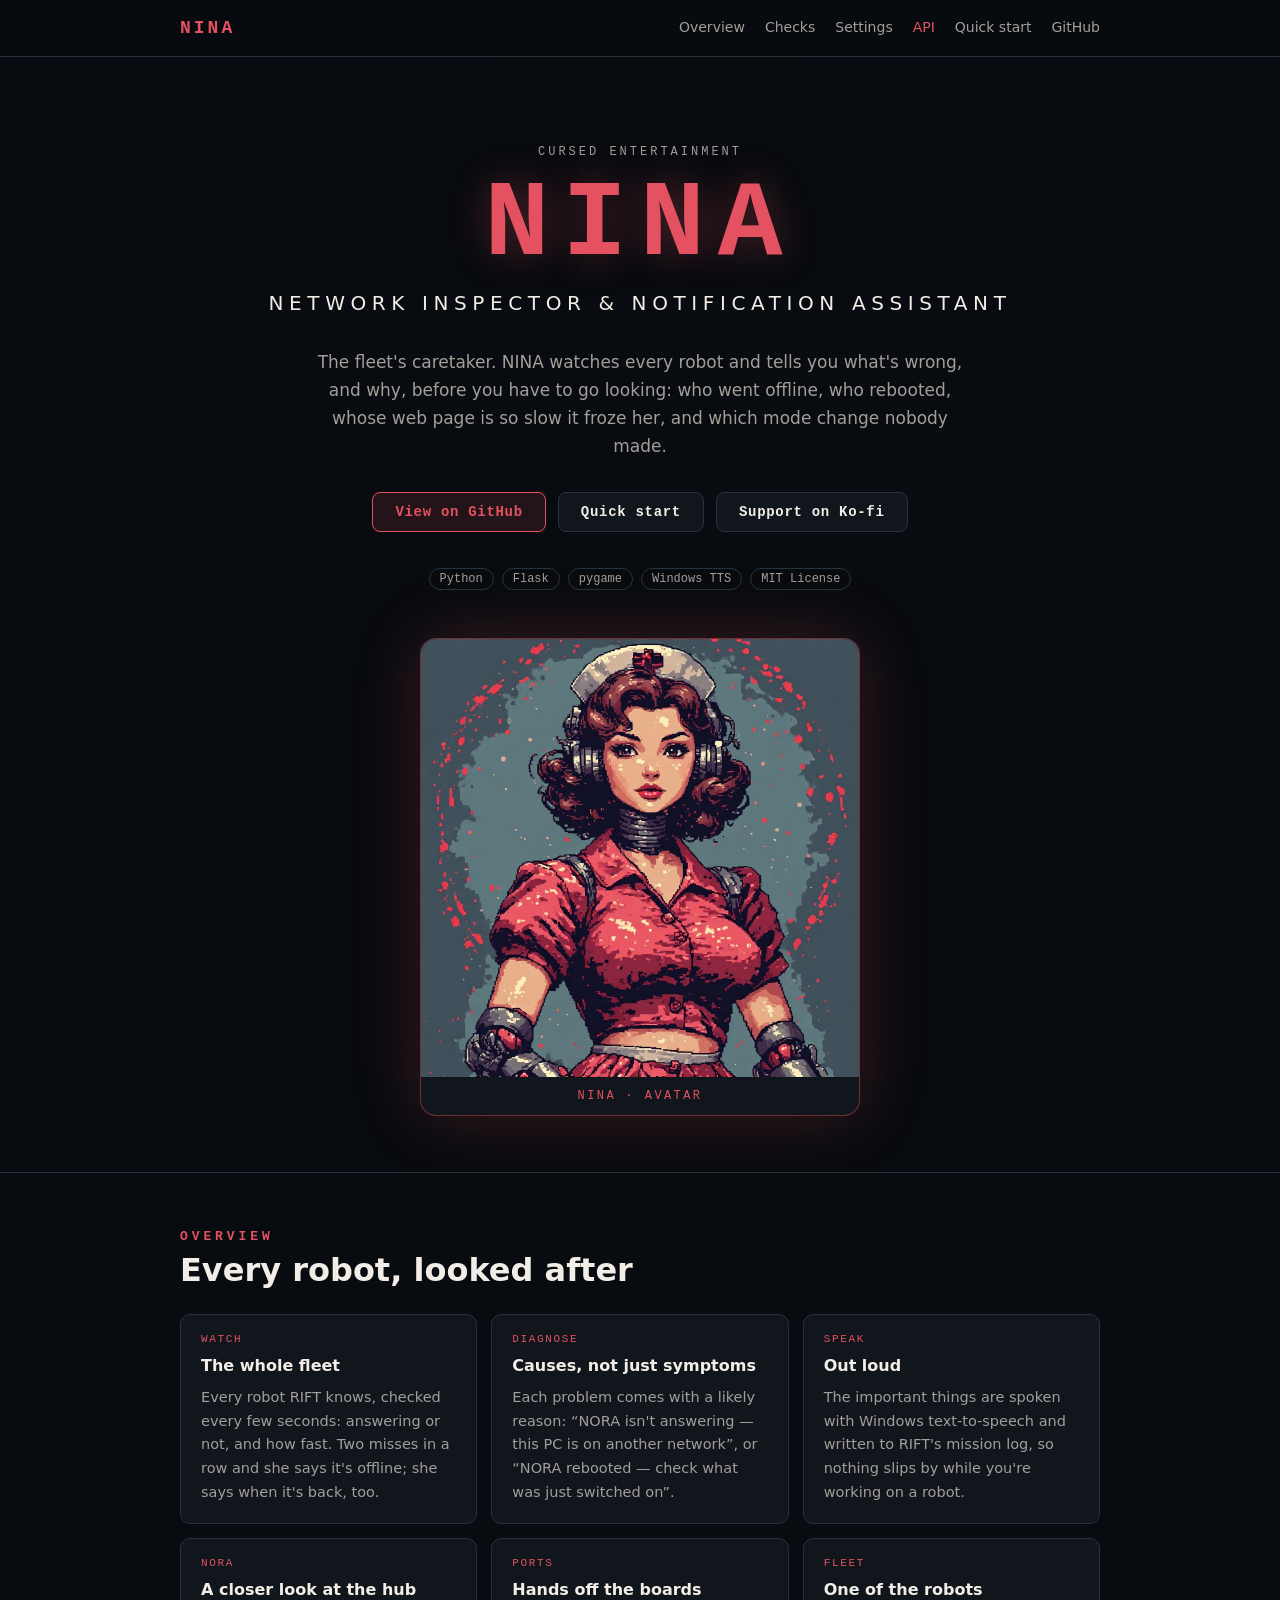
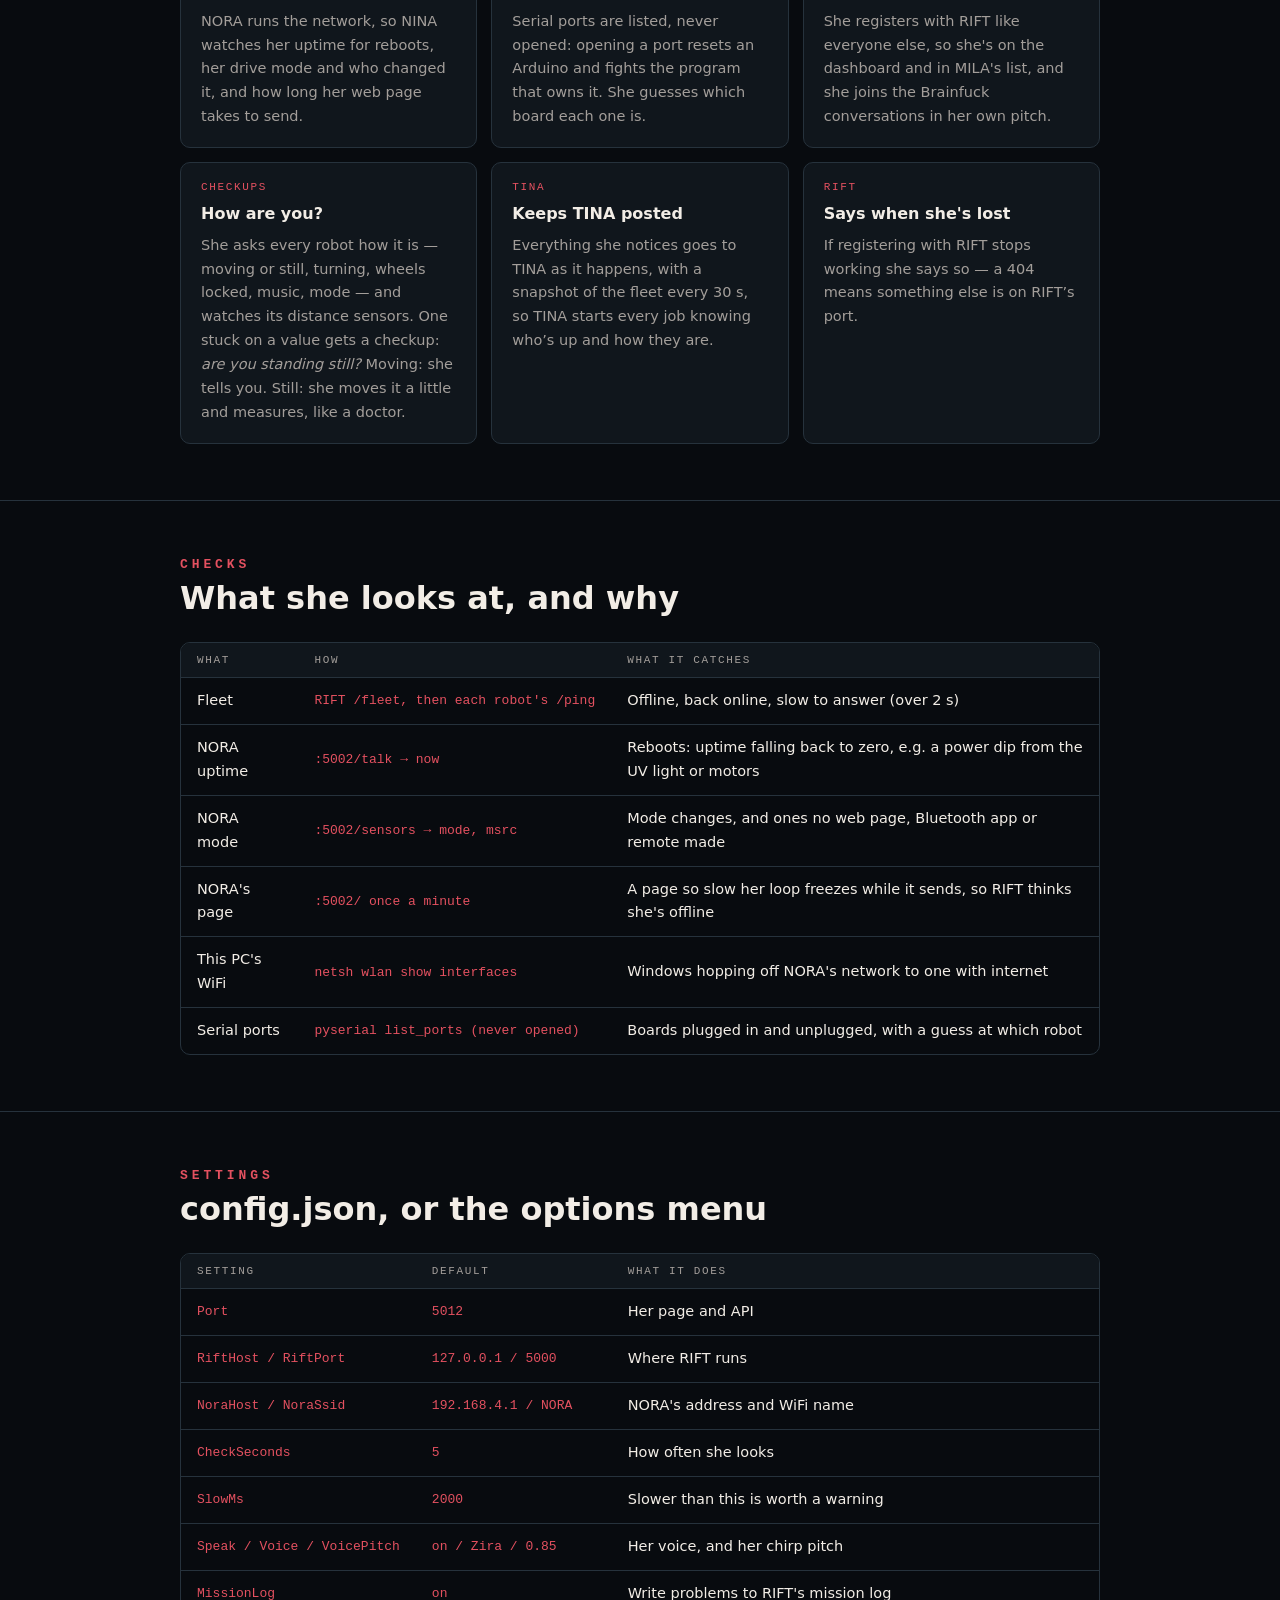
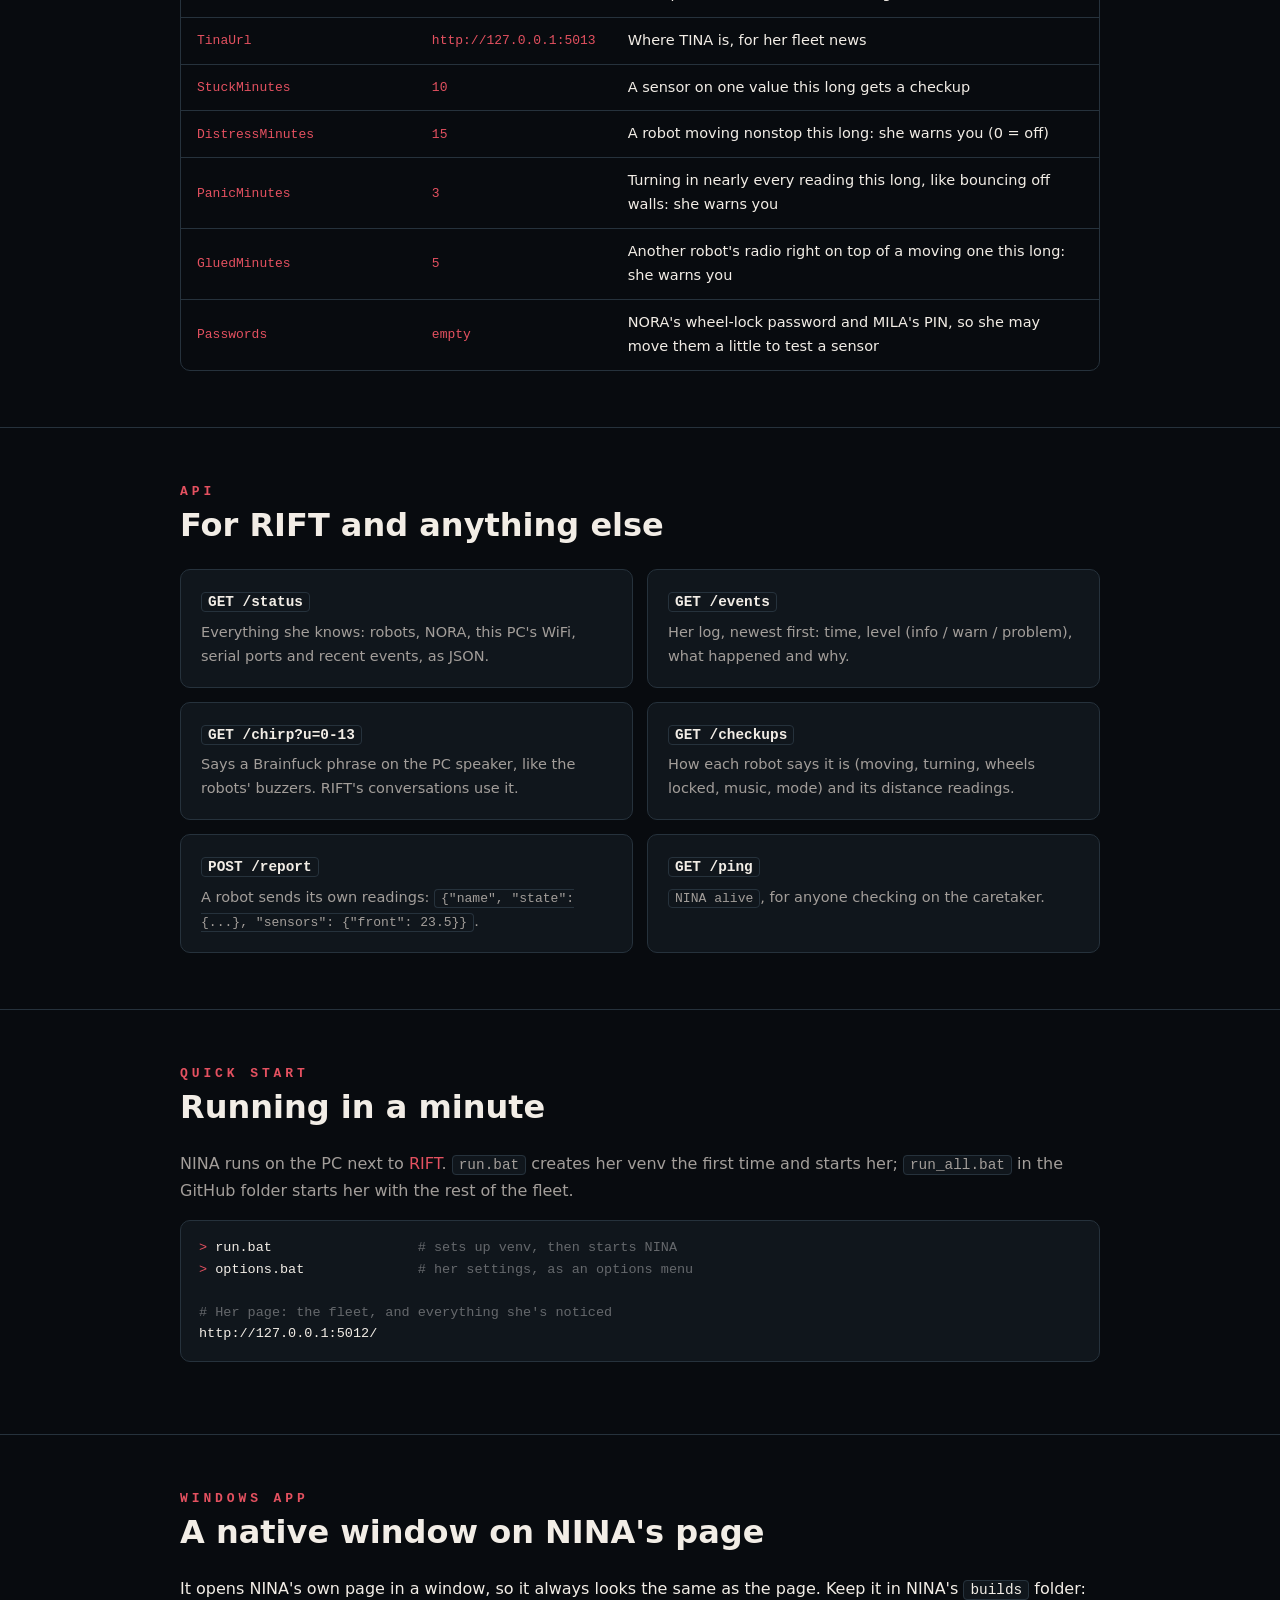
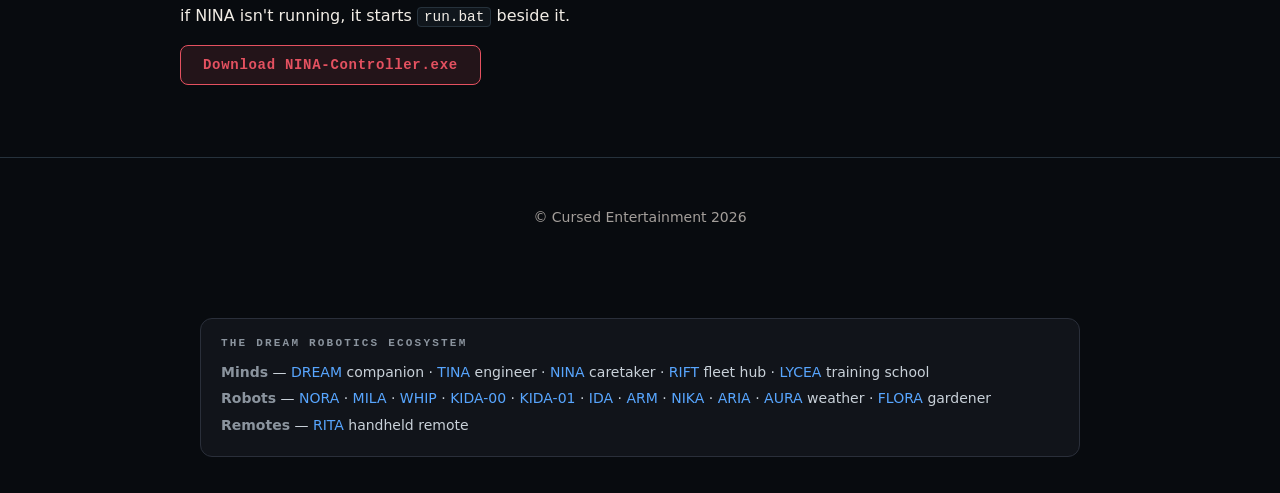
<file: index.html>
<!DOCTYPE html>
<html lang="en">
<head>
<meta charset="utf-8">
<meta name="viewport" content="width=device-width, initial-scale=1">
<title>NINA — Network Inspector &amp; Notification Assistant</title>
<meta name="description" content="NINA is the DREAM Robotics fleet's caretaker: she watches every robot, says what's wrong and why, and writes it to RIFT's mission log.">
<meta name="color-scheme" content="dark">
<meta property="og:title" content="NINA — Network Inspector &amp; Notification Assistant">
<meta property="og:description" content="The fleet's caretaker: health checks, reboot and mode-change detection, spoken alerts.">
<meta property="og:type" content="website">
<meta property="og:image" content="images/nina_avatar.jpg">
<link rel="icon" href="site/favicon.ico" sizes="any">
<link rel="apple-touch-icon" href="site/apple-touch-icon.png">
<link rel="stylesheet" href="site/style.css">
<script src="site/site.js" defer></script>
</head>
<body>

<nav aria-label="Primary">
  <div class="wrap">
    <a class="brand" href="#top">NINA</a>
    <ul>
      <li><a href="#overview">Overview</a></li>
      <li><a href="#checks">Checks</a></li>
      <li><a href="#settings">Settings</a></li>
      <li><a href="#api">API</a></li>
      <li><a href="#quickstart">Quick start</a></li>
      <li><a href="https://github.com/CursedPrograms/NINA">GitHub</a></li>
    </ul>
  </div>
</nav>

<header class="hero" id="top">
  <div class="wrap">
    <div class="eyebrow">Cursed Entertainment</div>
    <h1>NINA</h1>
    <p class="tagline">Network Inspector &amp; Notification Assistant</p>
    <p class="lede">The fleet's caretaker. NINA watches every robot and tells you what's wrong, and why, before you have to go looking: who went offline, who rebooted, whose web page is so slow it froze her, and which mode change nobody made.</p>
    <div class="cta">
      <a class="btn primary" href="https://github.com/CursedPrograms/NINA">View on GitHub</a>
      <a class="btn" href="#quickstart">Quick start</a>
      <a class="btn" href="https://ko-fi.com/cursedentertainment">Support on Ko-fi</a>
    </div>
    <div class="tags" aria-label="Technologies">
      <span class="tag">Python</span>
      <span class="tag">Flask</span>
      <span class="tag">pygame</span>
      <span class="tag">Windows TTS</span>
      <span class="tag">MIT License</span>
    </div>

    <figure class="avatar">
      <img src="images/nina_avatar.jpg" alt="NINA's avatar: a retro nurse in a crimson dress with headphones and a red-cross cap" width="768" height="768">
      <figcaption>NINA &middot; avatar</figcaption>
    </figure>
  </div>
</header>

<main>
<section id="overview">
  <div class="wrap">
    <h2>Overview</h2>
    <h3 class="title">Every robot, looked after</h3>
    <div class="grid cols-3">
      <div class="card">
        <span class="k">Watch</span>
        <h4>The whole fleet</h4>
        <p>Every robot RIFT knows, checked every few seconds: answering or not, and how fast. Two misses in a row and she says it's offline; she says when it's back, too.</p>
      </div>
      <div class="card">
        <span class="k">Diagnose</span>
        <h4>Causes, not just symptoms</h4>
        <p>Each problem comes with a likely reason: &ldquo;NORA isn't answering &mdash; this PC is on another network&rdquo;, or &ldquo;NORA rebooted &mdash; check what was just switched on&rdquo;.</p>
      </div>
      <div class="card">
        <span class="k">Speak</span>
        <h4>Out loud</h4>
        <p>The important things are spoken with Windows text-to-speech and written to RIFT's mission log, so nothing slips by while you're working on a robot.</p>
      </div>
      <div class="card">
        <span class="k">NORA</span>
        <h4>A closer look at the hub</h4>
        <p>NORA runs the network, so NINA watches her uptime for reboots, her drive mode and who changed it, and how long her web page takes to send.</p>
      </div>
      <div class="card">
        <span class="k">Ports</span>
        <h4>Hands off the boards</h4>
        <p>Serial ports are listed, never opened: opening a port resets an Arduino and fights the program that owns it. She guesses which board each one is.</p>
      </div>
      <div class="card">
        <span class="k">Fleet</span>
        <h4>One of the robots</h4>
        <p>She registers with RIFT like everyone else, so she's on the dashboard and in MILA's list, and she joins the Brainfuck conversations in her own pitch.</p>
      </div>
      <div class="card">
        <span class="k">Checkups</span>
        <h4>How are you?</h4>
        <p>She asks every robot how it is &mdash; moving or still, turning, wheels locked, music, mode &mdash; and watches its distance sensors. One stuck on a value gets a checkup: <em>are you standing still?</em> Moving: she tells you. Still: she moves it a little and measures, like a doctor.</p>
      </div>
      <div class="card">
        <span class="k">TINA</span>
        <h4>Keeps TINA posted</h4>
        <p>Everything she notices goes to TINA as it happens, with a snapshot of the fleet every 30&nbsp;s, so TINA starts every job knowing who&rsquo;s up and how they are.</p>
      </div>
      <div class="card">
        <span class="k">RIFT</span>
        <h4>Says when she's lost</h4>
        <p>If registering with RIFT stops working she says so &mdash; a 404 means something else is on RIFT&rsquo;s port.</p>
      </div>
    </div>
  </div>
</section>

<section id="checks">
  <div class="wrap">
    <h2>Checks</h2>
    <h3 class="title">What she looks at, and why</h3>
    <div class="table-wrap">
      <table>
        <thead><tr><th>What</th><th>How</th><th>What it catches</th></tr></thead>
        <tbody>
          <tr><td>Fleet</td><td class="mono">RIFT /fleet, then each robot's /ping</td><td>Offline, back online, slow to answer (over 2&nbsp;s)</td></tr>
          <tr><td>NORA uptime</td><td class="mono">:5002/talk &rarr; now</td><td>Reboots: uptime falling back to zero, e.g. a power dip from the UV light or motors</td></tr>
          <tr><td>NORA mode</td><td class="mono">:5002/sensors &rarr; mode, msrc</td><td>Mode changes, and ones no web page, Bluetooth app or remote made</td></tr>
          <tr><td>NORA's page</td><td class="mono">:5002/ once a minute</td><td>A page so slow her loop freezes while it sends, so RIFT thinks she's offline</td></tr>
          <tr><td>This PC's WiFi</td><td class="mono">netsh wlan show interfaces</td><td>Windows hopping off NORA's network to one with internet</td></tr>
          <tr><td>Serial ports</td><td class="mono">pyserial list_ports (never opened)</td><td>Boards plugged in and unplugged, with a guess at which robot</td></tr>
        </tbody>
      </table>
    </div>
  </div>
</section>

<section id="settings">
  <div class="wrap">
    <h2>Settings</h2>
    <h3 class="title">config.json, or the options menu</h3>
    <div class="table-wrap">
      <table>
        <thead><tr><th>Setting</th><th>Default</th><th>What it does</th></tr></thead>
        <tbody>
          <tr><td class="mono">Port</td><td class="mono">5012</td><td>Her page and API</td></tr>
          <tr><td class="mono">RiftHost / RiftPort</td><td class="mono">127.0.0.1 / 5000</td><td>Where RIFT runs</td></tr>
          <tr><td class="mono">NoraHost / NoraSsid</td><td class="mono">192.168.4.1 / NORA</td><td>NORA's address and WiFi name</td></tr>
          <tr><td class="mono">CheckSeconds</td><td class="mono">5</td><td>How often she looks</td></tr>
          <tr><td class="mono">SlowMs</td><td class="mono">2000</td><td>Slower than this is worth a warning</td></tr>
          <tr><td class="mono">Speak / Voice / VoicePitch</td><td class="mono">on / Zira / 0.85</td><td>Her voice, and her chirp pitch</td></tr>
          <tr><td class="mono">MissionLog</td><td class="mono">on</td><td>Write problems to RIFT's mission log</td></tr>
          <tr><td class="mono">TinaUrl</td><td class="mono">http://127.0.0.1:5013</td><td>Where TINA is, for her fleet news</td></tr>
          <tr><td class="mono">StuckMinutes</td><td class="mono">10</td><td>A sensor on one value this long gets a checkup</td></tr>
          <tr><td class="mono">DistressMinutes</td><td class="mono">15</td><td>A robot moving nonstop this long: she warns you (0 = off)</td></tr>
          <tr><td class="mono">PanicMinutes</td><td class="mono">3</td><td>Turning in nearly every reading this long, like bouncing off walls: she warns you</td></tr>
          <tr><td class="mono">GluedMinutes</td><td class="mono">5</td><td>Another robot's radio right on top of a moving one this long: she warns you</td></tr>
          <tr><td class="mono">Passwords</td><td class="mono">empty</td><td>NORA's wheel-lock password and MILA's PIN, so she may move them a little to test a sensor</td></tr>
        </tbody>
      </table>
    </div>
  </div>
</section>

<section id="api">
  <div class="wrap">
    <h2>API</h2>
    <h3 class="title">For RIFT and anything else</h3>
    <div class="grid cols-2">
      <div class="card"><h4><code>GET /status</code></h4><p>Everything she knows: robots, NORA, this PC's WiFi, serial ports and recent events, as JSON.</p></div>
      <div class="card"><h4><code>GET /events</code></h4><p>Her log, newest first: time, level (info / warn / problem), what happened and why.</p></div>
      <div class="card"><h4><code>GET /chirp?u=0-13</code></h4><p>Says a Brainfuck phrase on the PC speaker, like the robots' buzzers. RIFT's conversations use it.</p></div>
      <div class="card"><h4><code>GET /checkups</code></h4><p>How each robot says it is (moving, turning, wheels locked, music, mode) and its distance readings.</p></div>
      <div class="card"><h4><code>POST /report</code></h4><p>A robot sends its own readings: <code>{"name", "state": {...}, "sensors": {"front": 23.5}}</code>.</p></div>
      <div class="card"><h4><code>GET /ping</code></h4><p><code>NINA alive</code>, for anyone checking on the caretaker.</p></div>
    </div>
  </div>
</section>

<section id="quickstart">
  <div class="wrap">
    <h2>Quick start</h2>
    <h3 class="title">Running in a minute</h3>
    <p class="muted">NINA runs on the PC next to <a href="https://github.com/CursedPrograms/RIFT">RIFT</a>. <code>run.bat</code> creates her venv the first time and starts her; <code>run_all.bat</code> in the GitHub folder starts her with the rest of the fleet.</p>
<pre><span class="p">&gt;</span> run.bat                  <span class="c"># sets up venv, then starts NINA</span>
<span class="p">&gt;</span> options.bat              <span class="c"># her settings, as an options menu</span>

<span class="c"># Her page: the fleet, and everything she's noticed</span>
http://127.0.0.1:5012/</pre>
  </div>
</section>

<section id="windows">
  <div class="wrap">
    <h2>Windows app</h2>
    <h3 class="title">A native window on NINA's page</h3>
    <p>It opens NINA's own page in a window, so it always looks the same as the page. Keep it in NINA's <code>builds</code> folder: if NINA isn't running, it starts <code>run.bat</code> beside it.</p>
    <p><a class="btn primary" href="https://github.com/CursedPrograms/NINA/raw/main/builds/NINA-Controller.exe">Download NINA-Controller.exe</a></p>
  </div>
</section>

</main>

<footer id="site-footer">&copy; Cursed Entertainment 2026</footer>
<script src="https://cursedprograms.github.io/RIFT/site/footer.js"></script>

<!-- DREAM-ECOSYSTEM:START -->
<section class="eco">
  <div class="eco-title">The DREAM Robotics ecosystem</div>
  <div><strong>Minds</strong> — <a href="https://cursedprograms.github.io/DREAM/">DREAM</a> companion · <a href="https://cursedprograms.github.io/TINA/">TINA</a> engineer · <a href="https://cursedprograms.github.io/NINA/">NINA</a> caretaker · <a href="https://cursedprograms.github.io/RIFT/">RIFT</a> fleet hub · <a href="https://github.com/CursedPrograms/LYCEA">LYCEA</a> training school</div>
  <div><strong>Robots</strong> — <a href="https://cursedprograms.github.io/NORA-Robot-v00/">NORA</a> · <a href="https://cursedprograms.github.io/MILA-Robot-v00/">MILA</a> · <a href="https://cursedprograms.github.io/WHIP-Robot-v00/">WHIP</a> · <a href="https://cursedprograms.github.io/KIDA-Robot-v00/">KIDA-00</a> · <a href="https://cursedprograms.github.io/KIDA-Robot-v01/">KIDA-01</a> · <a href="https://cursedprograms.github.io/IDA-Robot-v00/">IDA</a> · <a href="https://cursedprograms.github.io/ARM-Robot-v01/">ARM</a> · <a href="https://cursedprograms.github.io/NIKA-Robot-v00/">NIKA</a> · <a href="https://cursedprograms.github.io/ARIA-Robot-v00/">ARIA</a> · <a href="https://cursedprograms.github.io/AURA/">AURA</a> weather · <a href="https://cursedprograms.github.io/FLORA-Robot-v00/">FLORA</a> gardener</div>
  <div><strong>Remotes</strong> — <a href="https://cursedprograms.github.io/RITA/">RITA</a> handheld remote</div>
</section>
<!-- DREAM-ECOSYSTEM:END -->
</body>
</html>
</file>
<file: site/style.css>
/* DREAM Robotics site stylesheet. Colours come from colour_scheme.xml
   (regenerate the site after editing it); layout is shared by every robot. */
:root {
  --bg: #080B0F;
  --panel: #10161C;
  --border: #26323C;
  --accent: #E45160;
  --accent2: #872840;
  --green: #7FC8A9;
  --text: #F2EDE6;
  --sub: #A39E9A;
  --glow: 228, 81, 96;
  --glow2: 135, 40, 64;
  --mono: ui-monospace, "Cascadia Code", Consolas, "SF Mono", Menlo, monospace;
  --sans: system-ui, -apple-system, "Segoe UI", Roboto, sans-serif;
}
* { box-sizing: border-box; }
html { scroll-behavior: smooth; }
body {
  margin: 0;
  background: var(--bg);
  color: var(--text);
  font: 16px/1.65 var(--sans);
  -webkit-font-smoothing: antialiased;
}
a { color: var(--accent); text-decoration: none; }
a:hover { text-decoration: underline; }
a:focus-visible, .btn:focus-visible { outline: 2px solid var(--accent); outline-offset: 3px; border-radius: 4px; }
code, pre, .mono { font-family: var(--mono); }
.wrap { max-width: 960px; margin: 0 auto; padding: 0 20px; }

/* nav */
nav {
  position: sticky; top: 0; z-index: 10;
  background: rgba(8, 11, 15, .85);
  backdrop-filter: blur(8px);
  border-bottom: 1px solid var(--border);
}
nav .wrap { display: flex; align-items: center; justify-content: space-between; height: 56px; gap: 16px; }
nav .brand { font: 700 18px var(--mono); letter-spacing: 3px; color: var(--accent); }
nav ul { display: flex; gap: 20px; list-style: none; margin: 0; padding: 0; font-size: 14px; }
nav ul a { color: var(--sub); }
nav ul a:hover { color: var(--text); text-decoration: none; }
@media (max-width: 640px) { nav ul li:not(:last-child) { display: none; } }

/* hero */
header.hero { padding: 88px 0 56px; text-align: center; position: relative; overflow: hidden; }
header.hero::before {
  content: ""; position: absolute; inset: -40% 0 auto 0; height: 520px; z-index: -1;
  background: radial-gradient(ellipse at 50% 30%, rgba(var(--glow), .16), transparent 60%),
              radial-gradient(ellipse at 75% 20%, rgba(var(--glow2), .13), transparent 55%);
}
.eyebrow { font: 12px var(--mono); letter-spacing: 3px; color: var(--sub); text-transform: uppercase; }
h1 {
  margin: 12px 0 8px;
  font: 800 clamp(56px, 12vw, 108px)/1 var(--mono);
  letter-spacing: .12em;
  color: var(--accent);
  text-shadow: 0 0 40px rgba(var(--glow), .35);
}
.tagline { font-size: clamp(15px, 2.6vw, 20px); color: var(--text); letter-spacing: .28em; text-transform: uppercase; margin: 0 0 28px; }
.lede { max-width: 660px; margin: 0 auto 32px; color: var(--sub); font-size: 17px; }
.cta { display: flex; flex-wrap: wrap; gap: 12px; justify-content: center; }
.btn {
  display: inline-block; padding: 11px 22px; border-radius: 8px;
  border: 1px solid var(--border); background: var(--panel); color: var(--text);
  font: 600 14px var(--mono); letter-spacing: .05em; transition: border-color .15s, background .15s;
}
.btn:hover { border-color: var(--accent); text-decoration: none; }
.btn.primary { background: rgba(var(--glow), .12); border-color: var(--accent); color: var(--accent); }
.tags { display: flex; flex-wrap: wrap; gap: 8px; justify-content: center; margin-top: 36px; }
.tag { font: 12px var(--mono); color: var(--sub); border: 1px solid var(--border); padding: 3px 10px; border-radius: 999px; }

/* photos */
.photos { display: grid; grid-template-columns: repeat(auto-fit, minmax(200px, 1fr)); gap: 14px; margin-top: 48px; }
.avatar { margin: 48px auto 0; max-width: 440px; background: var(--panel); border: 1px solid rgba(var(--glow), .45); border-radius: 16px; overflow: hidden; box-shadow: 0 0 70px rgba(var(--glow), .22); }
.avatar.wide { max-width: 620px; }
.avatar img { display: block; width: 100%; height: auto; }
.avatar figcaption { font: 12px var(--mono); letter-spacing: .2em; text-transform: uppercase; color: var(--accent); padding: 12px 16px; }
.photos.single { grid-template-columns: minmax(0, 380px); justify-content: center; }
.screens { display: grid; gap: 14px; grid-template-columns: repeat(auto-fill, minmax(300px, 1fr)); align-items: start; }
.screens .shot { margin: 0; }
.dot { display: inline-block; width: 10px; height: 10px; border-radius: 50%; margin-right: 8px; vertical-align: middle; }
.yes { color: var(--green); }
.no { color: #65686C; }
nav ul a.active { color: var(--accent); }
.spaced { margin-top: 16px; }
.shot.narrow { max-width: 320px; }
.dot.red { background: #e5484d; }
.dot.green { background: #46a758; }
.dot.yellow { background: #f5d90a; }
.dot.blue { background: #3e63dd; }

/* error pages (404 / 500) */
.error { padding: 88px 0 72px; text-align: center; position: relative; overflow: hidden; }
.error::before {
  content: ""; position: absolute; inset: -30% 0 auto 0; height: 520px; z-index: -1;
  background: radial-gradient(ellipse at 50% 30%, rgba(var(--glow), .16), transparent 60%);
}
.error .face { display: block; width: 168px; height: 168px; margin: 0 auto 28px; border-radius: 50%; object-fit: cover;
  border: 2px solid rgba(var(--glow), .55); box-shadow: 0 0 60px rgba(var(--glow), .25); }
.error .code { font: 800 clamp(88px, 20vw, 168px)/1 var(--mono); letter-spacing: .08em; color: var(--accent);
  text-shadow: 0 0 40px rgba(var(--glow), .35); margin: 0 auto 12px; max-width: none; text-align: center; text-indent: .08em; }
.error h1 { font-size: clamp(22px, 4vw, 30px); letter-spacing: normal; text-shadow: none; color: var(--text); margin: 0 0 12px; font-family: var(--sans); font-weight: 700; }
.error p { color: var(--sub); max-width: 520px; margin: 0 auto 28px; }
.error code { word-break: break-all; }
.photos figure { margin: 0; background: var(--panel); border: 1px solid var(--border); border-radius: 12px; overflow: hidden; }
.photos img { display: block; width: 100%; height: auto; aspect-ratio: 1; object-fit: cover; }
.photos figcaption { font: 12px var(--mono); letter-spacing: .15em; text-transform: uppercase; color: var(--sub); padding: 10px 14px; }
.shot { margin: 24px 0 0; background: var(--panel); border: 1px solid var(--border); border-radius: 12px; overflow: hidden; }
.shot img { display: block; width: 100%; height: auto; }
.shot figcaption { font: 12px var(--mono); letter-spacing: .15em; text-transform: uppercase; color: var(--sub); padding: 10px 14px; }

/* sections */
section { padding: 56px 0; border-top: 1px solid var(--border); }
h2 { margin: 0 0 6px; font: 700 13px var(--mono); letter-spacing: .3em; text-transform: uppercase; color: var(--accent); }
h3.title { margin: 0 0 24px; font-size: clamp(24px, 4vw, 32px); line-height: 1.25; }
h3.sub { margin: 40px 0 16px; font-size: 22px; line-height: 1.25; }
p { margin: 0 0 16px; }
.muted { color: var(--sub); }

.grid { display: grid; gap: 14px; }
.grid.cols-3 { grid-template-columns: repeat(auto-fill, minmax(260px, 1fr)); }
.grid.cols-2 { grid-template-columns: repeat(auto-fill, minmax(300px, 1fr)); }
.card { background: var(--panel); border: 1px solid var(--border); border-radius: 10px; padding: 18px 20px; }
.card h4 { margin: 0 0 6px; font-size: 16px; }
.card p { margin: 0; color: var(--sub); font-size: 14.5px; }
.card .k { font: 11px var(--mono); letter-spacing: .15em; color: var(--accent); text-transform: uppercase; margin-bottom: 8px; display: block; }

/* hardware list */
.parts { list-style: none; margin: 0; padding: 0; display: grid; gap: 10px; grid-template-columns: repeat(auto-fill, minmax(260px, 1fr)); }
.parts li {
  background: var(--panel); border: 1px solid var(--border); border-radius: 8px;
  padding: 12px 16px; display: flex; align-items: baseline; gap: 12px;
}
.parts .n { font: 12px var(--mono); color: var(--accent); min-width: 22px; }

/* modes */
.mode { border-left: 3px solid var(--accent); }
.mode:nth-child(2) { border-left-color: var(--accent2); }
.mode:nth-child(3) { border-left-color: var(--green); }
.mode:nth-child(4) { border-left-color: var(--sub); }
kbd {
  font: 12px var(--mono); background: var(--bg); border: 1px solid var(--border);
  border-bottom-width: 2px; border-radius: 5px; padding: 1px 6px; color: var(--text);
}

/* code */
pre {
  background: var(--panel); border: 1px solid var(--border); border-radius: 10px;
  padding: 16px 18px; overflow-x: auto; font-size: 13.5px; line-height: 1.6; margin: 0 0 16px;
}
pre .c { color: #65686C; }
pre .p { color: var(--accent); user-select: none; }
:not(pre) > code { background: var(--panel); border: 1px solid var(--border); border-radius: 4px; padding: 1px 6px; font-size: .9em; }

/* steps */
ol.steps { margin: 0 0 16px; padding-left: 22px; }
ol.steps li { margin-bottom: 10px; }
ol.steps li::marker { color: var(--accent); font-family: var(--mono); }

/* callout */
.note { background: rgba(var(--glow), .07); border: 1px solid rgba(var(--glow), .35); border-radius: 10px; padding: 14px 18px; margin: 16px 0 0; font-size: 14.5px; }
.note strong { color: var(--accent); }

/* table */
.table-wrap { overflow-x: auto; border: 1px solid var(--border); border-radius: 10px; }
table { border-collapse: collapse; width: 100%; font-size: 14.5px; }
th, td { text-align: left; padding: 11px 16px; border-bottom: 1px solid var(--border); }
th { font: 11px var(--mono); letter-spacing: .15em; text-transform: uppercase; color: var(--sub); background: var(--panel); white-space: nowrap; }
tr:last-child td { border-bottom: 0; }
td.mono { color: var(--accent); font-size: 13px; white-space: nowrap; }

/* related */
.related { display: flex; flex-wrap: wrap; gap: 10px; }
.related a { font: 13px var(--mono); border: 1px solid var(--border); background: var(--panel); border-radius: 8px; padding: 8px 14px; color: var(--text); }
.related a:hover { border-color: var(--accent); text-decoration: none; }

/* footer */
footer { border-top: 1px solid var(--border); padding: 48px 0 56px; text-align: center; color: var(--sub); font-size: 14px; }
footer .logos { display: flex; flex-wrap: wrap; align-items: center; justify-content: center; gap: 28px; margin: 24px 0; }
footer .logos img { display: block; height: auto; max-width: 100%; }
footer .links { display: flex; flex-wrap: wrap; gap: 8px 22px; justify-content: center; margin-bottom: 8px; }

@media (prefers-reduced-motion: reduce) { html { scroll-behavior: auto; } .btn { transition: none; } }

/* The DREAM Robotics ecosystem links (the DREAM-ECOSYSTEM block at the end of index.html) */
section.eco { max-width: 880px; margin: 32px auto; padding: 18px 20px; border: 1px solid #2a2f3a; border-radius: 12px;
  background: #11141a; color: #c9d1d9; font-family: system-ui, Segoe UI, sans-serif; font-size: 14px; line-height: 1.9; }
section.eco .eco-title { font: 600 11px ui-monospace, Consolas, monospace; letter-spacing: .2em; text-transform: uppercase;
  color: #8b949e; margin-bottom: 10px; }
section.eco strong { color: #8b949e; }
section.eco a { color: #58a6ff; text-decoration: none; }
</file>
